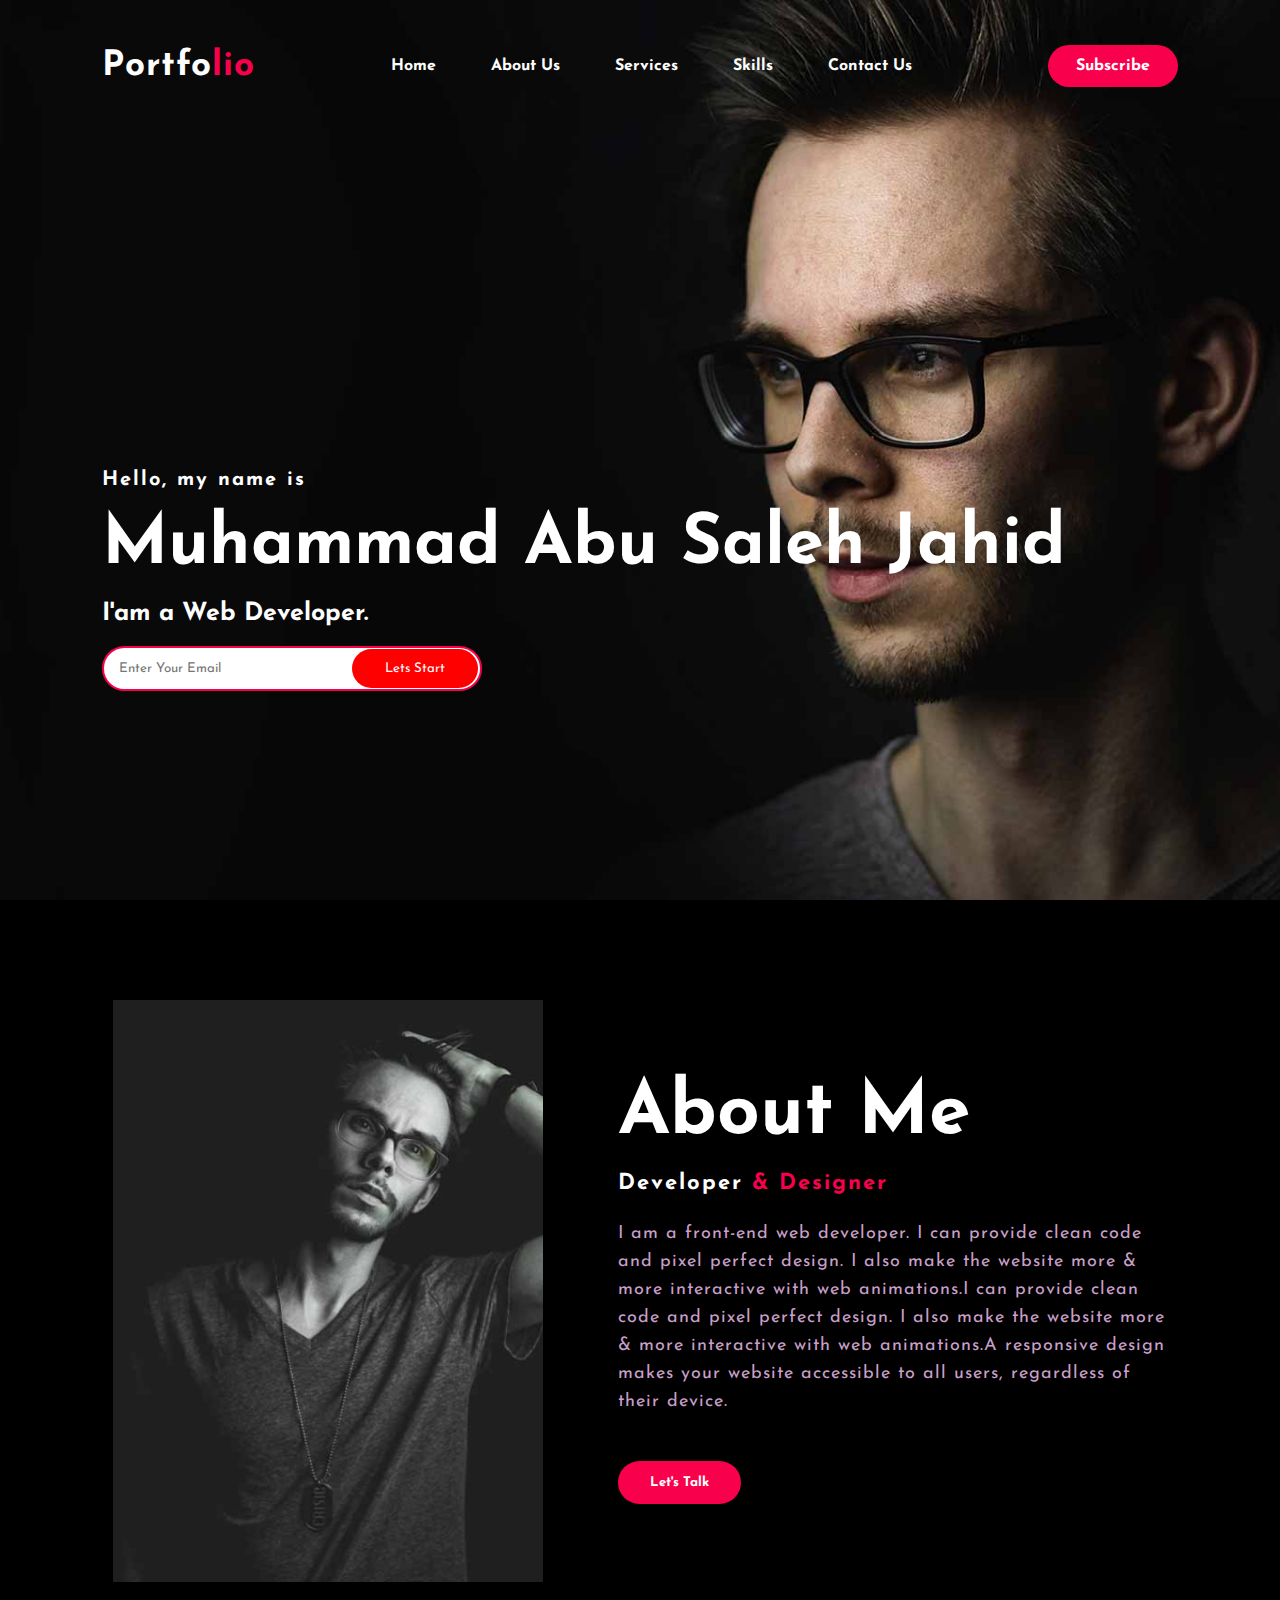
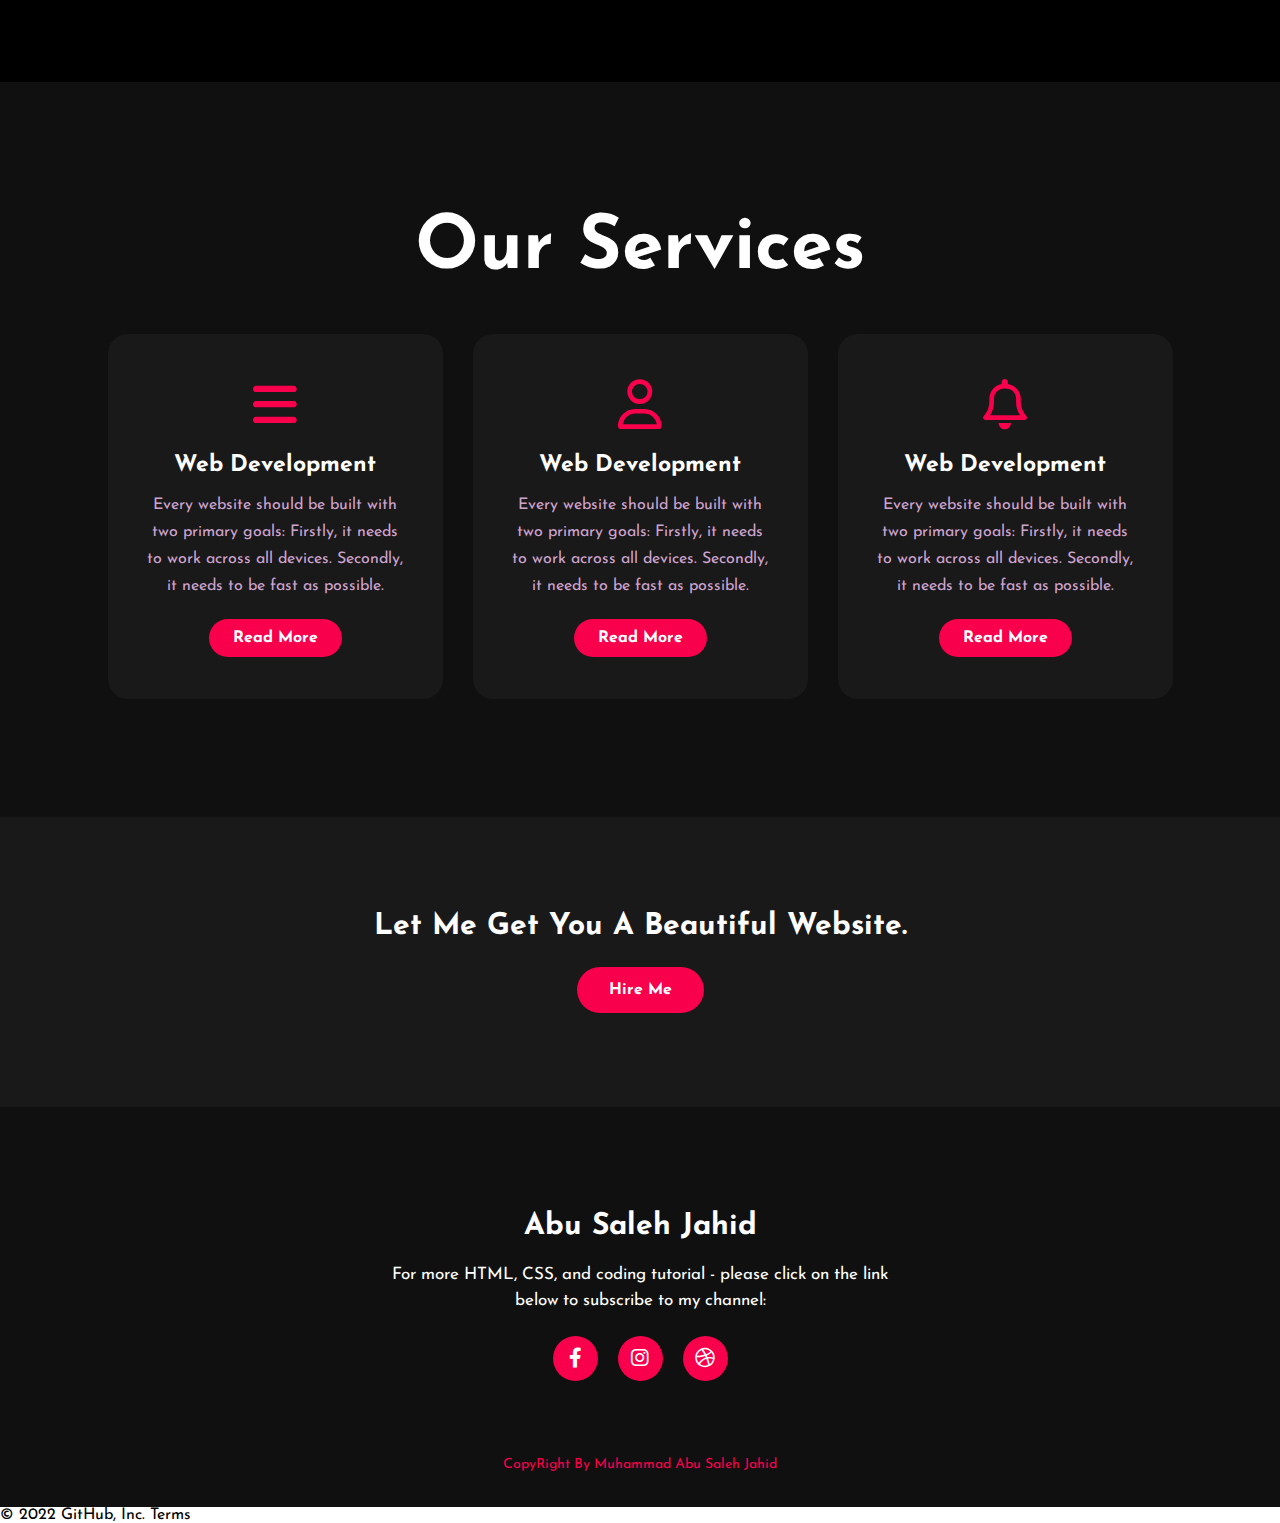
<file: Portfolio/index.html>
<!DOCTYPE html>
<html>
    <head>
        <title>Portfolio website</title>
        <link rel="stylesheet" type="text/css" href="css/style.css">

        <link rel="preconnect" href="https://fonts.gstatic.com">
<link
    href="https://fonts.googleapis.com/css2?family=Josefin+Sans:ital,wght@0,100;0,200;0,300;0,400;0,500;0,600;0,700;1,100;1,200;1,300;1,400;1,500;1,600;1,700&display=swap"
    rel="stylesheet">

        <link rel="stylesheet" href="https://cdnjs.cloudflare.com/ajax/libs/font-awesome/6.0.0/css/all.min.css"
            integrity="sha512-9usAa10IRO0HhonpyAIVpjrylPvoDwiPUiKdWk5t3PyolY1cOd4DSE0Ga+ri4AuTroPR5aQvXU9xC6qOPnzFeg=="
            crossorigin="anonymous" referrerpolicy="no-referrer" />
    </head>
    <body>
        <!----hero Section start---->
    
        <div class="hero">
            <nav>
                <h2 class="logo">Portfo<span>lio</span></h2>
                <ul>
                    <li><a href="#">Home</a></li>
                    <li><a href="#">About Us</a></li>
                    <li><a href="#">Services</a></li>
                    <li><a href="#">Skills</a></li>
                    <li><a href="#">Contact Us</a></li>
                </ul>
                <a href="#" class="btn">Subscribe</a>
            </nav>
    
            <div class="content">
                <h4>Hello, my name is</h4>
                <h1>Muhammad Abu Saleh Jahid</h1>
                <h3>I'am a Web Developer.</h3>
                <div class="newslatter">
                    <form>
                        <input type="email" name="email" id="mail" placeholder="Enter Your Email">
                        <input type="submit" name="submit" value="Lets Start">
                    </form>
                </div>
            </div>
        </div>

       <!----About section start---->
	<section class="about">
		<div class="main">
			<img src="img/main-img.png">
			<div class="about-text">
				<h2>About Me</h2>
				<h5>Developer <span>& Designer</span></h5>
				<p>I am a front-end web developer. I can provide clean code and pixel perfect design. I also make the website more & more interactive with web animations.I can provide clean code and pixel perfect design. I also make the website more & more interactive with web animations.A responsive design makes your website accessible to all users, regardless of their device.</p>
				<button type="button">Let's Talk</button>
			</div>
		</div>
	</section>
    
	<!-----service section start----------->
	<div class="service">
		<div class="title">
			<h2>Our Services</h2>
		</div>

		<div class="box">
			<div class="card">
				<i class="fas fa-bars"></i>
				<h5>Web Development</h5>
				<div class="pra">
					<p>Every website should be built with two primary goals: Firstly, it needs to work across all devices. Secondly, it needs
					to be fast as possible.</p>

					<p style="text-align: center;">
						<a class="button" href="#">Read More</a>
					</p>
				</div>
			</div>

			<div class="card">
				<i class="far fa-user"></i>
				<h5>Web Development</h5>
				<div class="pra">
					<p>Every website should be built with two primary goals: Firstly, it needs to work across all devices. Secondly, it needs to be fast as possible.</p>

					<p style="text-align: center;">
						<a class="button" href="#">Read More</a>
					</p>
				</div>
			</div>

			<div class="card">
				<i class="far fa-bell"></i>
				<h5>Web Development</h5>
				<div class="pra">
					<p>Every website should be built with two primary goals: Firstly, it needs to work across all devices. Secondly, it needs to be fast as possible.</p>

					<p style="text-align: center;">
						<a class="button" href="#">Read More</a>
					</p>
				</div>
			</div>
		</div>
	</div>

        <!------Contact Me------>
        <div class="contact-me">
            <p>Let Me Get You A Beautiful Website.</p>
            <a class="button-two" href="#">Hire Me</a>
        </div>

        <!------footer start--------->
        <footer>
            <p>Abu Saleh Jahid</p>
            <p>For more HTML, CSS, and coding tutorial - please click on the link below to subscribe to my channel:</p>
            <div class="social">
               <a href="#"><i class="fab fa-facebook-f"></i></a>
			<a href="#"><i class="fab fa-instagram"></i></a>
			<a href="#"><i class="fab fa-dribbble"></i></a>
            </div>
            <p class="end">CopyRight By Muhammad Abu Saleh Jahid</p>
        </footer>
    </body>
    </html>
© 2022 GitHub, Inc.
Terms
</file>
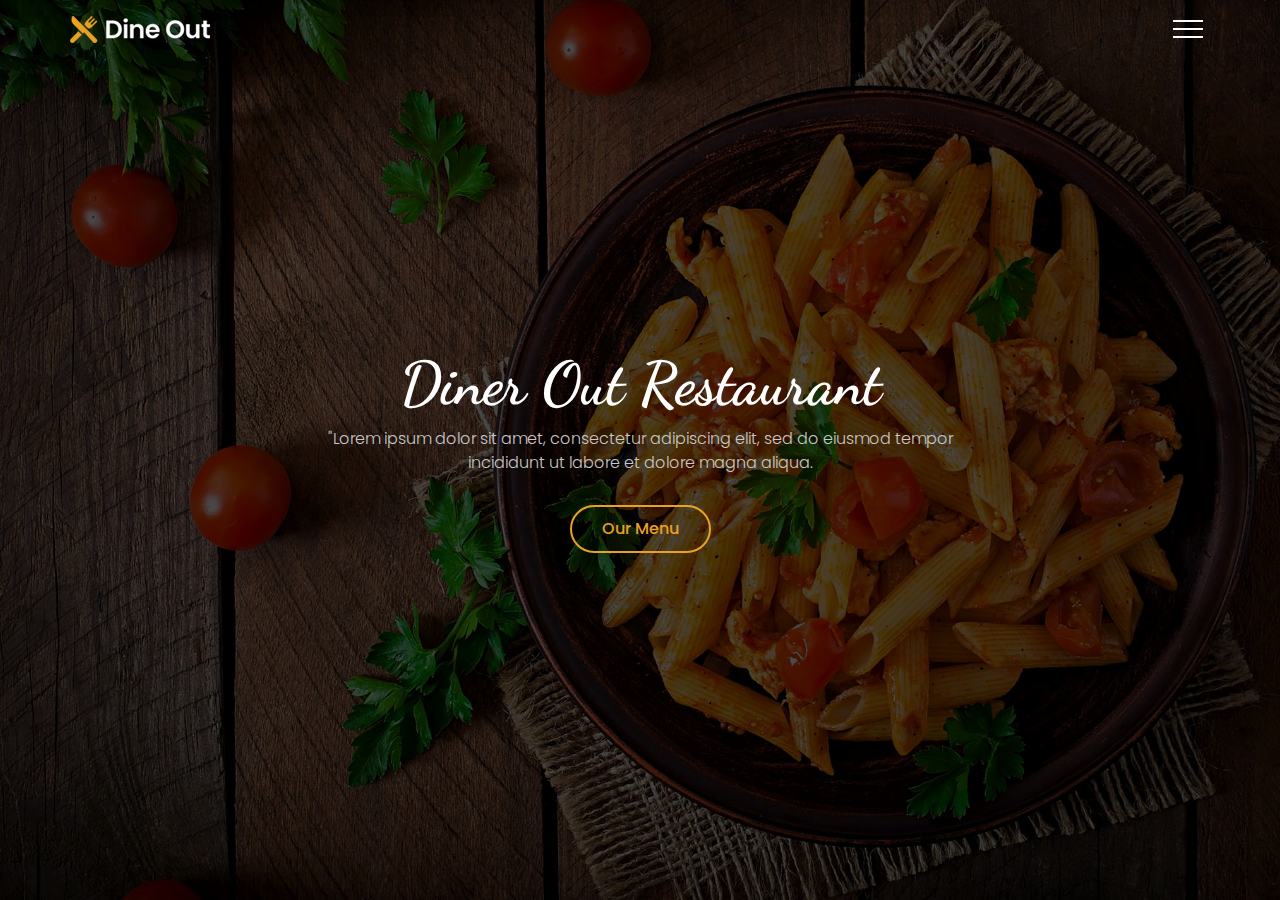
<file: Restauant/index.html>
<!DOCTYPE html>
<html lang="en">
<head>
    <title>Dine Out - Retaurant</title>
    <meta charset="UTF-8">
    <meta http-equiv="X-UA-Compatible" content="IE=edge">
    <meta name="viewport" content="width=device-width, initial-scale=1.0">
    <link rel="stylesheet" href="css/style.css">
</head>
<body>
    
    <!--header-->
    <header class="header">
        <div class="container">
            <div class="row justify-content-between aling-items-center">
                <div class="logo">
                    <a href="#"><img src="img/logo.png" alt="logo"></a>
                </div>
                <button type="button" class="nav-toggler">
                    <span></span>
                </button>
                <nav class="nav">
                    <ul>
                        <li class="nav-item"><a href="#home">Home</a></li>
                        <li class="nav-item"><a href="#about">About</a></li>
                        <li class="nav-item"><a href="#our-menu">Our Menu</a></li>
                        <li class="nav-item"><a href="#testimonials">Testimonials</a></li>
                        <li class="nav-item"><a href="#team">Team</a></li>
                        <li class="nav-item"><a href="#contact">Contact Us</a></li>
                    </ul>
                </nav>
            </div>
        </div>
    </header> 

    <!--header end-->
    <!--home section start-->
    <section class="home-section" id="home">
        <div class="home-bg"></div>
        <div class="container">
            <div class="row min-vh-100 aling-items-center">
                <div class="home-text">
                    <h1>Diner Out Restaurant</h1>
                    <p>"Lorem ipsum dolor sit amet, consectetur adipiscing elit, sed do eiusmod tempor incididunt ut labore et dolore magna aliqua.</p>
                    <a href="#our-menu" class="btn btn-default">Our Menu</a>
                </div>
            </div>
        </div>
    </section>

     <!--home section end-->
<script src="js/script.js"></script>   
</body>
</html>
</file>
<file: Portfolio/css/style.css>
*{
    padding: 0;
    margin: 0;
    font-family: 'josefin Sans', sans-serif;
    box-sizing: border-box; 
}
.hero{
    height: 100vh;
    width: 100%;
    background-image: url(../img/background.jpg);
    background-size: cover;
    background-position: center;
}
nav{
    display: flex;
    align-items: center;
    justify-content: space-between;
    padding-top: 45px;
    padding-left: 8%;
    padding-right: 8%;
}
.logo{
    color: white;
    font-size: 35px;
    letter-spacing: 1px;
    cursor: pointer;
}
span{
    color: #f9004d;
}
nav ul li{
    list-style-type: none;
    display: inline-block;
    padding: 10px 25px;
}
nav ul li a{
    color: white;
    text-decoration: none;
    font-weight: bold;
    text-transform: capitalize;
}
nav ul li a:hover{
    color: #f9004d;
    transition: .5s;
} 
.btn{
    color: white;
    background-color: #f9004d;
    text-decoration: none;
    border: solid transparent ;
    font-weight: bold;
    padding: 10px 25px;
    border-radius: 30px;
    transition: transform .5s;
}
.btn:hover{
    transform: scale(1.2);
}
.content{
    position: absolute;
    top: 50%;
    left: 8%;
}
h1{
    color: white;
    margin: 20px 0px 20px;
    font-size: 70px;
}
h3{
    color: white;
    margin: 20px 0px 20px;
    font-size: 25px;
}
h4{
    color: white;
    margin: 20px 0px 20px;
    font-size: 20px;
    letter-spacing: 2px;
}
.newslatter form{
    width: 380px;
    max-width: 100%;
    position: relative;
}
.newslatter form input:first-child{
    display: inline-block;
    width: 100%;
    padding: 14px 130px 14px 15px;
    border: 2px solid #f9004d;
    outline: none;
    border-radius: 30px;
}
.newslatter form input:last-child{
    position: absolute;
    display: inline-block;
    outline: none;
    border: solid transparent;
    padding: 10px 30px;
    border-radius: 30px;
    background-color: red;
    color: white;
    right: 4px;
    top: 3px;
}
.about{
	width: 100%;
	padding: 100px 0px;
	background-color: black;
}
.about img{
	height: auto;
	width: 430px;
}
.about-text{
	width: 550px;
}
.main{
	width: 1130px;
	max-width: 95%;
	margin: 0 auto;
	display: flex;
	align-items: center;
	justify-content: space-around;
}
.about-text h2{
	color: white;
	font-size: 75px;
	text-transform: capitalize;
	margin-bottom: 20px;
}
.about-text h5{
	color: white;
	letter-spacing: 2px;
	font-size: 22px;
	margin-bottom: 25px;
	text-transform: capitalize;
}
.about-text p{
	color: #fcfc;
	letter-spacing: 1px;
	line-height: 28px;
	font-size: 18px;
	margin-bottom: 45px;
}
button{
	background-color:#f9004d;
	color: white;
	text-decoration: none;
	border: 2px solid transparent;
	font-weight: bold;
	padding: 13px 30px;
	border-radius: 30px;
	transition: .4s; 
}
button:hover{
	background-color: transparent;
	border: 2px solid #f9004d;
	cursor: pointer;
}

.service{
	background: #101010;
	width: 100%;
	padding: 100px 0px;
}
.title h2{
	color: white;
	font-size: 75px;
	width: 1130px;
	margin: 30px auto;
	text-align: center;
}
.box{
	display: flex;
	justify-content: center;
	align-items: center;
	min-height: 400px;
}
.card{
	height: 365px;
	width: 335px;
	padding: 20px 35px;
	background: #191919;
	border-radius: 20px;
	margin: 15px;
	position: relative;
	overflow: hidden;
	text-align: center;
}
.card i{
	font-size: 50px;
	display: block;
	text-align: center;
	margin: 25px 0px;
	color: #f9004d;

}
h5{
	color: white;
	font-size: 23px;
	margin-bottom: 15px;
}
.pra p{
	color: #fcfc;
	font-size: 16px;
	line-height: 27px;
	margin-bottom: 25px;
}
.card .button{
	background-color:#f9004d;
	color: white;
	text-decoration: none;
	border: 2px solid transparent;
	font-weight: bold;
	padding: 9px 22px;
	border-radius: 30px;
	transition: .4s; 
}
.card .button:hover{
	background-color: transparent;
	border: 2px solid #f9004d;
	cursor: pointer;
}
.contact-me{
	width: 100%;
	height: 290px;
	background: #191919;
	display: flex;
	align-items: center;
	flex-direction: column;
	justify-content: center;
}
.contact-me p{
	color: white;
	font-size: 30px;
	font-weight: bold;
	margin-bottom: 25px;
}
.contact-me .button-two{
	background-color:#f9004d;
	color: white;
	text-decoration: none;
	border: 2px solid transparent;
	font-weight: bold;
	padding: 13px 30px;
	border-radius: 30px;
	transition: .4s; 
}
.contact-me .button-two:hover{
	background-color: transparent;
	border: 2px solid #f9004d;
	cursor: pointer;
}
footer{
	position: relative;
	width: 100%;
	height: 400px;
	background: #101010;
	display: flex;
	flex-direction: column;
	align-items: center;
	justify-content: center;
}
footer p:nth-child(1){
	font-size: 30px;
	color: white;
	margin-bottom: 20px;
	font-weight: bold;
}
footer p:nth-child(2){
	color: white;
	font-size: 17px;
	width: 500px;
	text-align: center;
	line-height: 26px;
}
.social{
	display: flex;
}
.social a{
	width: 45px;
	height: 45px;
	display: flex;
	align-items: center;
	justify-content: center;
	background:  #f9004d;
	border-radius: 50%;
	margin: 22px 10px;
	color: white;
	text-decoration: none;
	font-size: 20px;
}
.social a:hover{
	transform: scale(1.3);
	transition: .3s;
}
.end{
	position: absolute;
	color:#f9004d;
	bottom: 35px;
	font-size: 14px; 
}
</file>
<file: Restauant/css/style.css>
/*fonts*/
@import url('https://fonts.googleapis.com/css2?family=Poppins:wght@300;400;500;600;700&display=swap');
@import url('https://fonts.googleapis.com/css2?family=Dancing+Script&family=Poppins:wght@300;400;500;600;700&display=swap');
/* Variable */
:root{
    --main-color: #eaa023;
    --dark: #0c1023;
    --dark-light: #191f3a;
    --white: #ffffff;
    --white-light: #c8c8c8;
    --shadow: 0 0 15px rgba(0,0,0,0.25);
    --cursive-font:'Dancing Script', cursive;
    scroll-behavior: smooth;
}

*{
    margin: 0;
    padding: 0;
    box-sizing: border-box;
    outline: none;
}
::before,
::after{
    box-sizing: border-box;
}
body{
    font-size: 16px;
    line-height: 1.5;
    -webkit-top-highlight-color: transparent;
    font-family: 'Poppins', sans-serif;
    font-weight: 300;
    color: var(--white-light);
}   
img{
    vertical-align: middle;
    max-width: 100%;
}
a{
    text-decoration: none;
}
ul{
    list-style: none;
}
h1{
    font-weight: 700;
    color: var(--white);
}
h2{
    font-weight: 600;
    color: var(--white);
}
h3,
h4,
h5,
h6{
    font-weight: 500;
    color: var(--white);
}
.container{
    max-width: 1170px;
    margin: auto;
}
.row{
    display: flex;
    flex-wrap: wrap;
}

.justify-content-between{
    justify-content: space-between;
}
.aling-items-center{
    align-items: center;
}
.min-vh-100{
    min-height: 100vh;
}
.btn{
    display: inline-block;
    padding: 10px 30px;
    background-color: transparent;
    border-radius: 30px;
    font-weight: 500;
    transition: all 0.3s ease;
    font-size: 16px;
    cursor: pointer;
    font-family: inherit;
    color: var(--main-color);
    line-height: 1.5;
    user-select: none;
    border: none;
}
.btn-default{
    border: 2px solid var(--main-color);
}
.btn-default:hover{
    color: var(--white);
    background-color: var(--main-color);
}

/*animaton key*/
@keyframes zoominout{
    0%,100%{
        transform: scale(1);
    }
    50%{
        transform: scale(1.1);
    }
}

/*header*/

 .header{
     padding: 12px 0;
     position: fixed;
     left:0;
     top:0;
     z-index: 99;
     width: 100%;
 }
 .header::before{
     content: '';
     position: absolute;
     left: 0;
     top: 0;
     height: 100%;
     width: 100%;
     background-color: var(--dark-light);
     box-shadow: var(--shadow);
     z-index: -1;
     transition: transform 0.5s ease;
     transform: translateY(-100%);
 }
 .header.sticky::before{
     transform: translateY(0%);
 }
.header .logo{
    min-height: 34px;
    display: flex;
    align-items: center;
    padding: 0 15px;
}
.header .nav-toggler{
    height: 34px;
    width: 44px;
    margin-right: 15px;
    cursor: pointer;
    border: none;
    background-color: transparent;
    display: flex;
    align-items: center;
    justify-content: center;
}
.header .nav-toggler.active{
    position: absolute;
    right: 0;
    z-index: 1;
    transition: all 0.5s ease;
    transform: translateX(-200px);
}
.header .nav-toggler span{
    height: 2px;
    width: 30px;
    display: block;
    background-color: var(--white);
    position: relative;
}
.header .nav-toggler.active span{
    background-color: transparent;
    transition: background-color 0.5s ease;
}
.header .nav-toggler span::before,
.header .nav-toggler span::after{
    content: '';
    position: absolute;
    left: 0;
    right: 0;
    height: 100%;
    width: 100%;
    background-color: var(--white);
}
.header .nav-toggler span::before{
    transform: translateY(-8px);
}
.header .nav-toggler.active span::before{
    transform: rotate(45deg);
    transition: transform 0.5s ease;
}
.header .nav-toggler span::after{
    transform: translateY(8px);
}
.header .nav-toggler.active span::after{
    transform: rotate(-45deg);
    transition: transform 0.5s ease;
}
.header .nav{
    position: fixed;
    right: 0;
    top: 0;
    height: 100%;
    width: 280px;
    background-color: var(--dark-light);
    box-shadow: var(--shadow);
    overflow-y: auto;
    padding:80px 0 40px;
    transition: transform 0.5s ease;
    transform: translate(100%);
}
.header .nav.open{
    transform: translateX(0%);
}
.header .nav ul li a{
    display: block;
    font-size: 25px;
    color: var(--white);
    padding:10px 30px;
    transition: color 0.3s ease;
}
.header .nav ul li a:hover{
    color: var(--main-color);
} 

/*home-section*/

.home-section{
   position: relative;
   overflow: hidden;
}
.home-section::before{
    content: '';
    position: absolute;
    left: 0;
    top: 0;
    height: 100%;
    width: 100%;
    background-color: black;
    opacity: 0.7;
    z-index: -1;
}
.home-section .home-bg{
    position: absolute;
    left: 0;
    top: 0;
    height: 100%;
    width: 100%;
    background-image: url(../img/home-bg.jpg);
    background-attachment: fixed;
    background-size: cover;
    background-position: center;
    z-index: -2;
    animation: zoominout 20s ease infinite;
}
.home-section .min-vh-100{
    padding: 100px 0;
}
.home-text{
    padding: 0 15px;
    max-width: 700px;
    width: 100%;
    margin: auto;
    text-align: center;
}
.home-text h1{
    font-family: var(--cursive-font);
    font-size: 60px;
    line-height: 75px;
    margin:0 0 5px;
}
.home-text p{
    margin: 0 0 30px;
}
</file>
